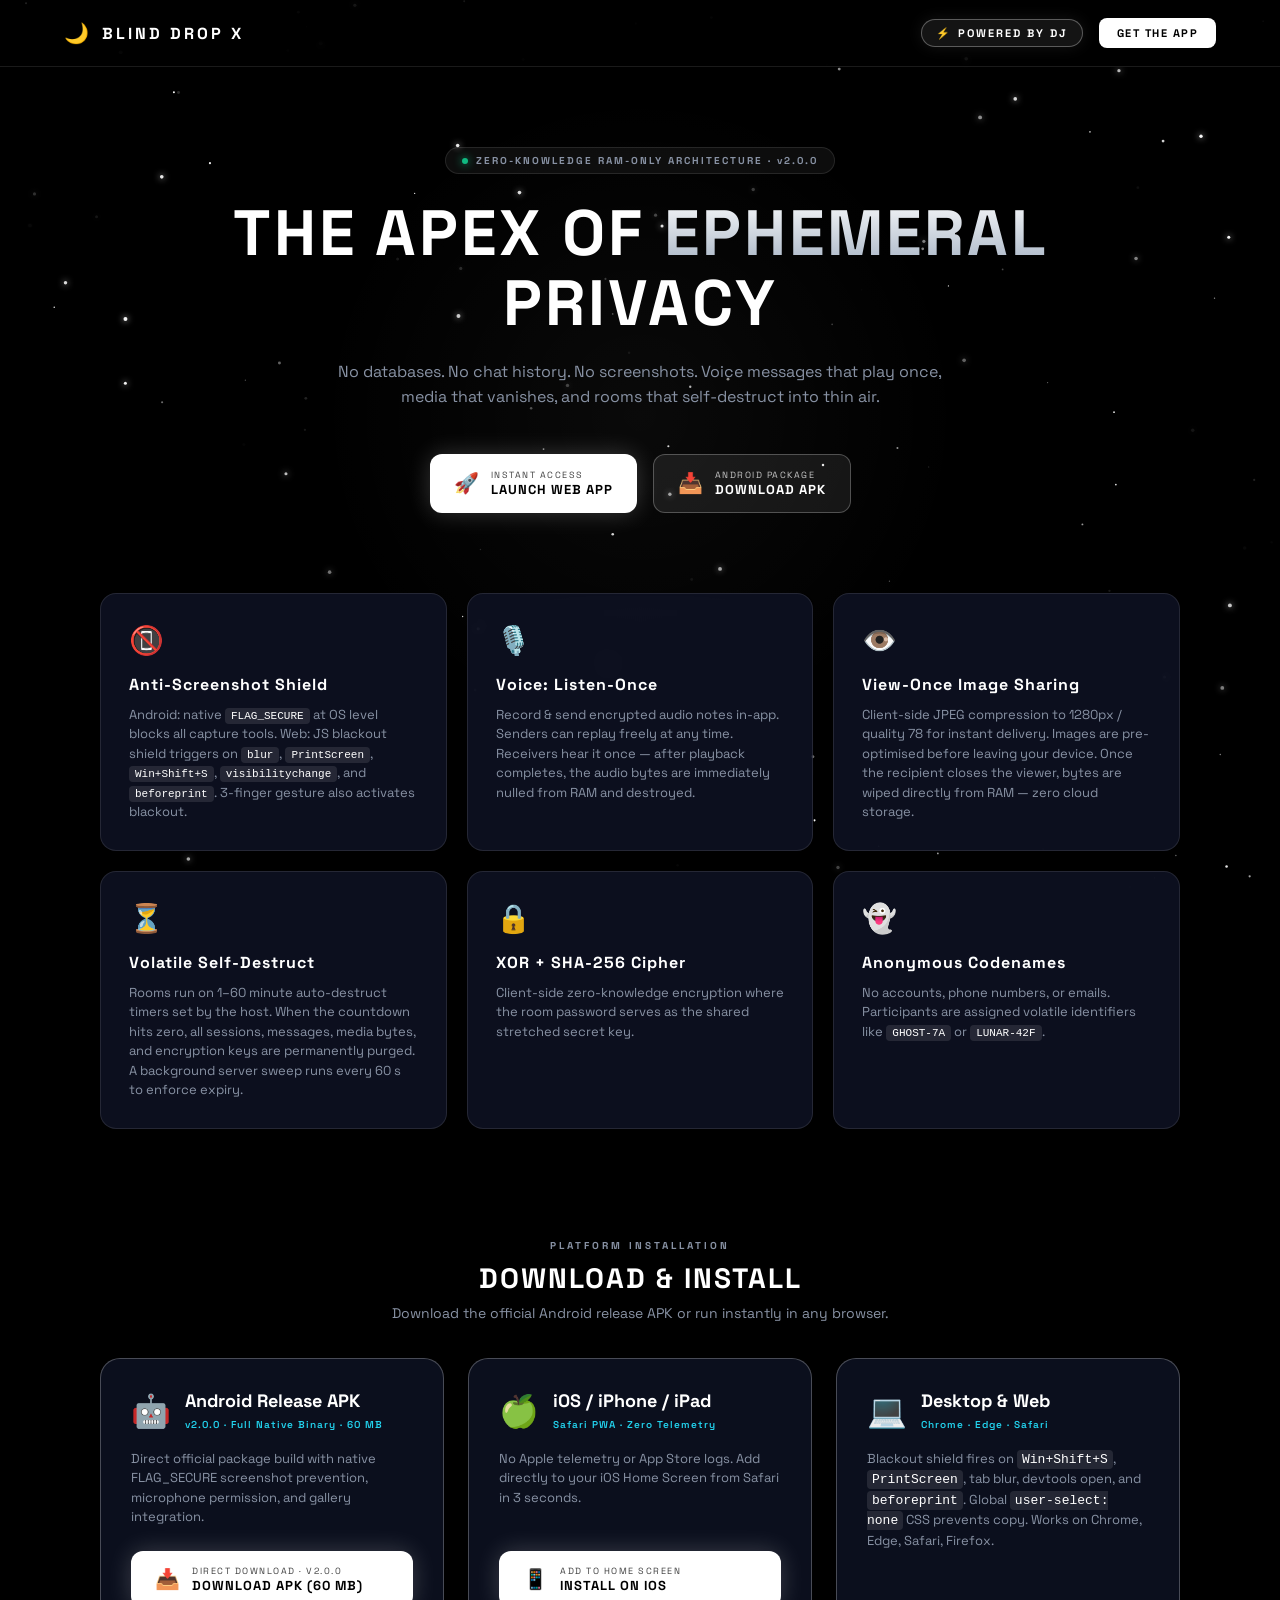
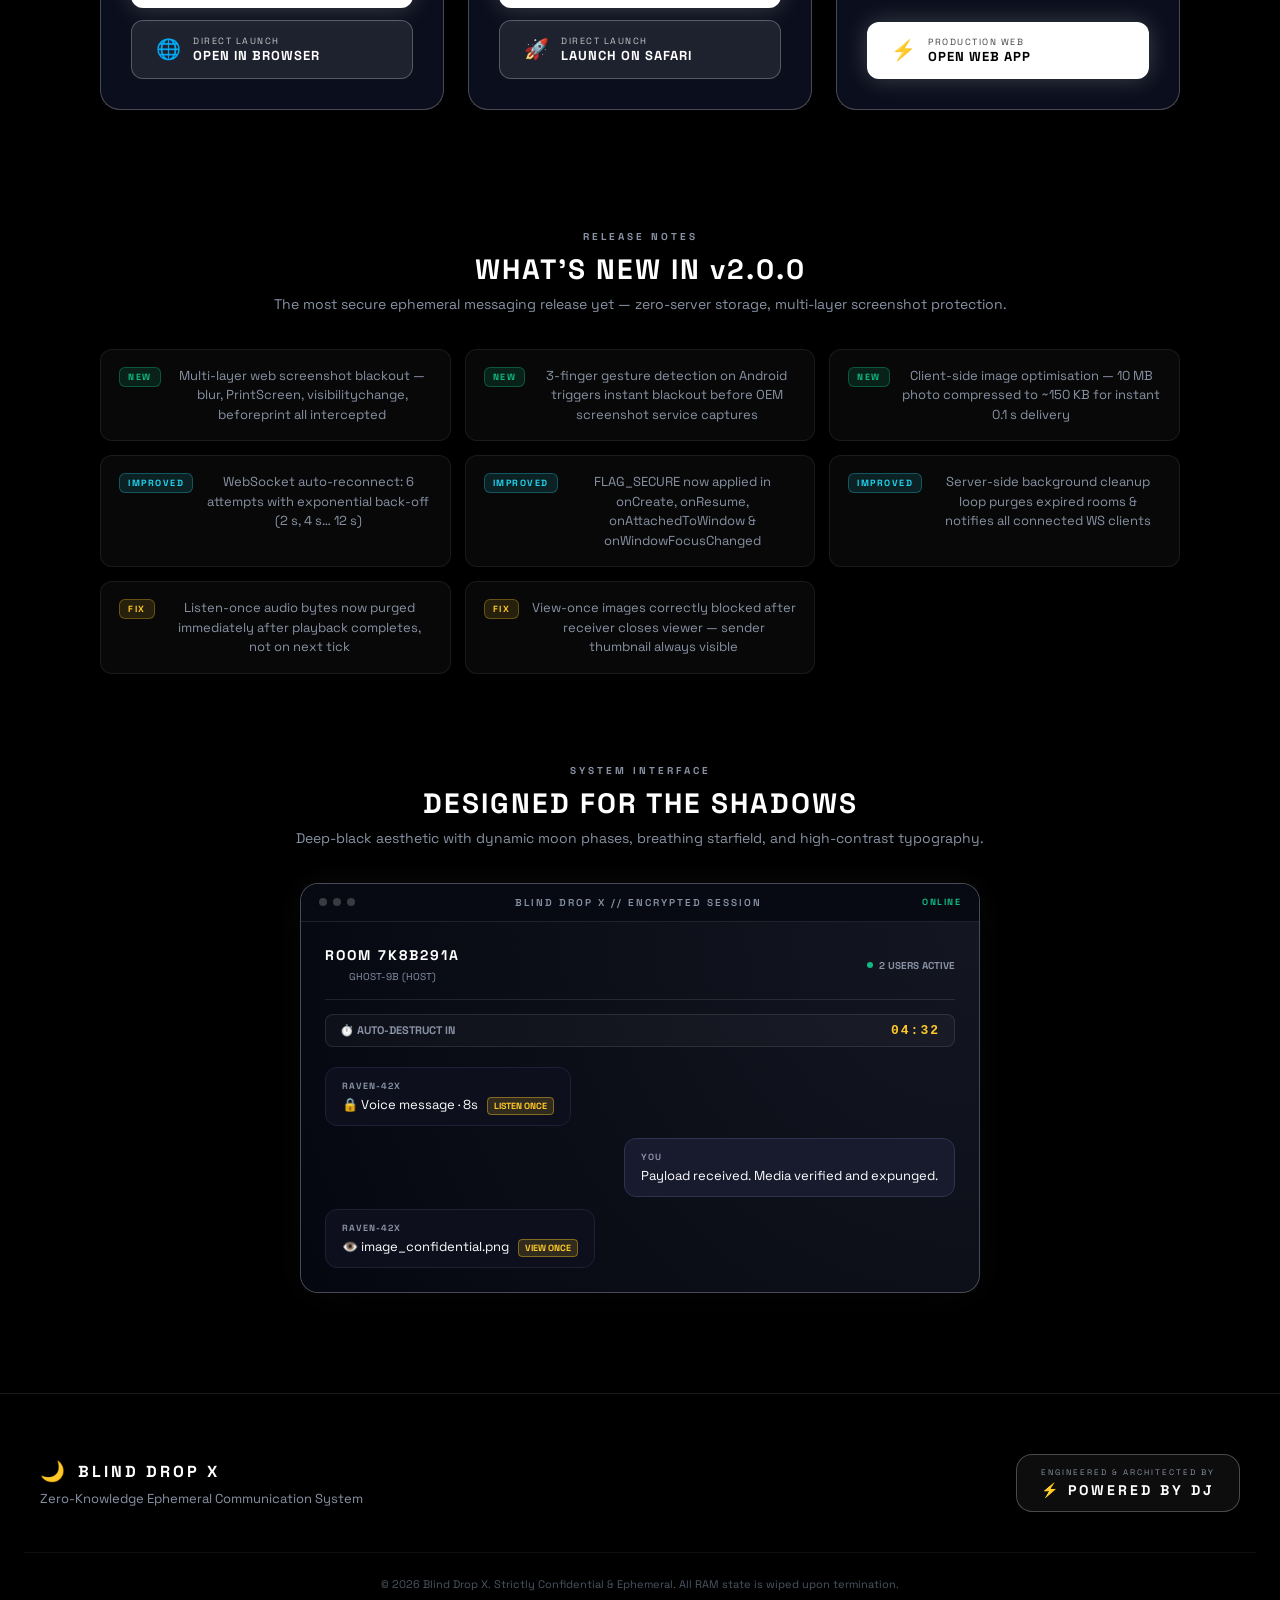
<file: index.html>
<!DOCTYPE html>
<html lang="en">
<head>
  <meta charset="UTF-8">
  <meta name="viewport" content="width=device-width, initial-scale=1.0">
  <title>Blind Drop X v2.0.0 — Zero-Knowledge Ephemeral Communication</title>
  <meta name="description" content="Blind Drop X v2.0.0 — The ultimate zero-knowledge ephemeral messaging app. No logs, anti-screenshot protection (Android FLAG_SECURE + web blackout), view-once media, listen-once voice, and self-destructing rooms.">
  <link rel="preconnect" href="https://fonts.googleapis.com">
  <link rel="preconnect" href="https://fonts.gstatic.com" crossorigin>
  <link href="https://fonts.googleapis.com/css2?family=Space+Grotesk:wght@300;400;500;600;700;800&display=swap" rel="stylesheet">
  <link rel="stylesheet" href="style.css">
</head>
<body>

  <!-- Animated Starry Sky Canvas -->
  <canvas id="starfield"></canvas>

  <!-- Ambient Glow -->
  <div class="ambient-glow"></div>

  <!-- Header / Navigation -->
  <header class="navbar">
    <div class="nav-container">
      <div class="logo">
        <span class="moon-icon">🌙</span>
        <span class="logo-text">BLIND DROP X</span>
      </div>
      <div class="nav-actions">
        <div class="dj-badge">
          <span class="bolt">⚡</span> POWERED BY DJ
        </div>
        <a href="#platforms" class="nav-btn">GET THE APP</a>
      </div>
    </div>
  </header>

  <!-- Main Hero Section -->
  <main class="hero">
    <div class="hero-container">

      <!-- Badge -->
      <div class="hero-badge">
        <span class="pulse-dot"></span> ZERO-KNOWLEDGE RAM-ONLY ARCHITECTURE · v2.0.0
      </div>

      <!-- Hero Heading -->
      <h1 class="hero-title">
        THE APEX OF <span class="gradient-text">EPHEMERAL</span> PRIVACY
      </h1>

      <p class="hero-desc">
        No databases. No chat history. No screenshots. Voice messages that play once, media that vanishes, and rooms that self-destruct into thin air.
      </p>

      <!-- Quick Action Buttons -->
      <div class="cta-group">
        <a href="/app/" target="_blank" class="btn btn-primary">
          <span class="btn-icon">🚀</span>
          <div class="btn-content">
            <span class="btn-sub">Instant Access</span>
            <span class="btn-main">LAUNCH WEB APP</span>
          </div>
        </a>

        <a href="#platforms" class="btn btn-secondary">
          <span class="btn-icon">📥</span>
          <div class="btn-content">
            <span class="btn-sub">Android Package</span>
            <span class="btn-main">DOWNLOAD APK</span>
          </div>
        </a>
      </div>

      <!-- Core Security Specs Grid -->
      <div class="features-grid">

        <div class="feature-card">
          <div class="card-icon">📵</div>
          <h3 class="card-title">Anti-Screenshot Shield</h3>
          <p class="card-desc">Android: native <code>FLAG_SECURE</code> at OS level blocks all capture tools. Web: JS blackout shield triggers on <code>blur</code>, <code>PrintScreen</code>, <code>Win+Shift+S</code>, <code>visibilitychange</code>, and <code>beforeprint</code>. 3-finger gesture also activates blackout.</p>
        </div>

        <div class="feature-card">
          <div class="card-icon">🎙️</div>
          <h3 class="card-title">Voice: Listen-Once</h3>
          <p class="card-desc">Record & send encrypted audio notes in-app. Senders can replay freely at any time. Receivers hear it once — after playback completes, the audio bytes are immediately nulled from RAM and destroyed.</p>
        </div>

        <div class="feature-card">
          <div class="card-icon">👁️</div>
          <h3 class="card-title">View-Once Image Sharing</h3>
          <p class="card-desc">Client-side JPEG compression to 1280px / quality 78 for instant delivery. Images are pre-optimised before leaving your device. Once the recipient closes the viewer, bytes are wiped directly from RAM — zero cloud storage.</p>
        </div>

        <div class="feature-card">
          <div class="card-icon">⏳</div>
          <h3 class="card-title">Volatile Self-Destruct</h3>
          <p class="card-desc">Rooms run on 1–60 minute auto-destruct timers set by the host. When the countdown hits zero, all sessions, messages, media bytes, and encryption keys are permanently purged. A background server sweep runs every 60 s to enforce expiry.</p>
        </div>

        <div class="feature-card">
          <div class="card-icon">🔒</div>
          <h3 class="card-title">XOR + SHA-256 Cipher</h3>
          <p class="card-desc">Client-side zero-knowledge encryption where the room password serves as the shared stretched secret key.</p>
        </div>

        <div class="feature-card">
          <div class="card-icon">👻</div>
          <h3 class="card-title">Anonymous Codenames</h3>
          <p class="card-desc">No accounts, phone numbers, or emails. Participants are assigned volatile identifiers like <code>GHOST-7A</code> or <code>LUNAR-42F</code>.</p>
        </div>

      </div>

      <!-- Platforms & Download Section -->
      <section id="platforms" class="platforms-section">
        <div class="preview-header">
          <span class="preview-tag">PLATFORM INSTALLATION</span>
          <h2>DOWNLOAD & INSTALL</h2>
          <p>Download the official Android release APK or run instantly in any browser.</p>
        </div>

        <div class="platforms-grid">

          <!-- Android Card -->
          <div class="platform-card">
            <div class="platform-header">
              <span class="platform-icon">🤖</span>
              <div class="platform-info">
                <h3>Android Release APK</h3>
                <span class="platform-badge">v2.0.0 · Full Native Binary · 60 MB</span>
              </div>
            </div>
            <p class="platform-desc">
              Direct official package build with native FLAG_SECURE screenshot prevention, microphone permission, and gallery integration.
            </p>
            <div class="platform-actions">
              <a href="downloads/BlindDropX-v2.0.0.apk" download="BlindDropX-v2.0.0.apk" class="btn btn-primary btn-full" id="downloadApkBtn">
                <span class="btn-icon">📥</span>
                <div class="btn-content">
                  <span class="btn-sub">Direct Download · v2.0.0</span>
                  <span class="btn-main">DOWNLOAD APK (60 MB)</span>
                </div>
              </a>
              <a href="/app/" target="_blank" class="btn btn-secondary btn-full">
                <span class="btn-icon">🌐</span>
                <div class="btn-content">
                  <span class="btn-sub">Direct Launch</span>
                  <span class="btn-main">OPEN IN BROWSER</span>
                </div>
              </a>
            </div>
          </div>

          <!-- iOS Card -->
          <div class="platform-card">
            <div class="platform-header">
              <span class="platform-icon">🍏</span>
              <div class="platform-info">
                <h3>iOS / iPhone / iPad</h3>
                <span class="platform-badge">Safari PWA · Zero Telemetry</span>
              </div>
            </div>
            <p class="platform-desc">
              No Apple telemetry or App Store logs. Add directly to your iOS Home Screen from Safari in 3 seconds.
            </p>
            <div class="platform-actions">
              <button id="iosInstallBtn" class="btn btn-primary btn-full">
                <span class="btn-icon">📱</span>
                <div class="btn-content">
                  <span class="btn-sub">Add to Home Screen</span>
                  <span class="btn-main">INSTALL ON IOS</span>
                </div>
              </button>
              <a href="/app/" target="_blank" class="btn btn-secondary btn-full">
                <span class="btn-icon">🚀</span>
                <div class="btn-content">
                  <span class="btn-sub">Direct Launch</span>
                  <span class="btn-main">LAUNCH ON SAFARI</span>
                </div>
              </a>
            </div>
          </div>

          <!-- Desktop / Web Card -->
          <div class="platform-card">
            <div class="platform-header">
              <span class="platform-icon">💻</span>
              <div class="platform-info">
                <h3>Desktop & Web</h3>
                <span class="platform-badge">Chrome · Edge · Safari</span>
              </div>
            </div>
            <p class="platform-desc">
              Blackout shield fires on <code>Win+Shift+S</code>, <code>PrintScreen</code>, tab blur, devtools open, and <code>beforeprint</code>. Global <code>user-select: none</code> CSS prevents copy. Works on Chrome, Edge, Safari, Firefox.
            </p>
            <div class="platform-actions">
              <a href="/app/" target="_blank" class="btn btn-primary btn-full">
                <span class="btn-icon">⚡</span>
                <div class="btn-content">
                  <span class="btn-sub">Production Web</span>
                  <span class="btn-main">OPEN WEB APP</span>
                </div>
              </a>
            </div>
          </div>

        </div>
      </section>

      <!-- What's New in v2.0.0 -->
      <section class="changelog-section">
        <div class="preview-header">
          <span class="preview-tag">RELEASE NOTES</span>
          <h2>WHAT'S NEW IN v2.0.0</h2>
          <p>The most secure ephemeral messaging release yet — zero-server storage, multi-layer screenshot protection.</p>
        </div>
        <div class="changelog-grid">
          <div class="changelog-item">
            <span class="changelog-tag new">NEW</span>
            <span class="changelog-text">Multi-layer web screenshot blackout — blur, PrintScreen, visibilitychange, beforeprint all intercepted</span>
          </div>
          <div class="changelog-item">
            <span class="changelog-tag new">NEW</span>
            <span class="changelog-text">3-finger gesture detection on Android triggers instant blackout before OEM screenshot service captures</span>
          </div>
          <div class="changelog-item">
            <span class="changelog-tag new">NEW</span>
            <span class="changelog-text">Client-side image optimisation — 10 MB photo compressed to ~150 KB for instant 0.1 s delivery</span>
          </div>
          <div class="changelog-item">
            <span class="changelog-tag improved">IMPROVED</span>
            <span class="changelog-text">WebSocket auto-reconnect: 6 attempts with exponential back-off (2 s, 4 s… 12 s)</span>
          </div>
          <div class="changelog-item">
            <span class="changelog-tag improved">IMPROVED</span>
            <span class="changelog-text">FLAG_SECURE now applied in onCreate, onResume, onAttachedToWindow & onWindowFocusChanged</span>
          </div>
          <div class="changelog-item">
            <span class="changelog-tag improved">IMPROVED</span>
            <span class="changelog-text">Server-side background cleanup loop purges expired rooms & notifies all connected WS clients</span>
          </div>
          <div class="changelog-item">
            <span class="changelog-tag fix">FIX</span>
            <span class="changelog-text">Listen-once audio bytes now purged immediately after playback completes, not on next tick</span>
          </div>
          <div class="changelog-item">
            <span class="changelog-tag fix">FIX</span>
            <span class="changelog-text">View-once images correctly blocked after receiver closes viewer — sender thumbnail always visible</span>
          </div>
        </div>
      </section>

      <!-- App Interface Preview Showcase -->
      <div class="preview-section">
        <div class="preview-header">
          <span class="preview-tag">SYSTEM INTERFACE</span>
          <h2>DESIGNED FOR THE SHADOWS</h2>
          <p>Deep-black aesthetic with dynamic moon phases, breathing starfield, and high-contrast typography.</p>
        </div>

        <div class="mockup-frame">
          <div class="mockup-top-bar">
            <div class="mockup-dots">
              <span></span><span></span><span></span>
            </div>
            <div class="mockup-url">BLIND DROP X // ENCRYPTED SESSION</div>
            <div class="mockup-badge">ONLINE</div>
          </div>
          <div class="mockup-screen">
            <div class="mockup-appbar">
              <div class="room-indicator">
                <span class="room-title">ROOM 7K8B291A</span>
                <span class="room-sub">GHOST-9B (HOST)</span>
              </div>
              <div class="room-status">
                <span class="status-dot"></span> 2 USERS ACTIVE
              </div>
            </div>

            <div class="mockup-timer-bar">
              <span>⏱️ AUTO-DESTRUCT IN</span>
              <span class="timer-digits">04:32</span>
            </div>

            <div class="mockup-chat">
              <div class="chat-bubble bubble-them">
                <span class="bubble-sender">RAVEN-42X</span>
                <div class="bubble-body">🔒 Voice message · 8s <span class="badge-amber">LISTEN ONCE</span></div>
              </div>

              <div class="chat-bubble bubble-me">
                <span class="bubble-sender">YOU</span>
                <div class="bubble-body">Payload received. Media verified and expunged.</div>
              </div>

              <div class="chat-bubble bubble-them">
                <span class="bubble-sender">RAVEN-42X</span>
                <div class="bubble-body">👁️ image_confidential.png <span class="badge-amber">VIEW ONCE</span></div>
              </div>
            </div>
          </div>
        </div>
      </div>

    </div>
  </main>

  <!-- iOS Installation Modal -->
  <div id="iosModal" class="modal">
    <div class="modal-content">
      <div class="modal-header">
        <h3>🍏 Install Blind Drop X on iPhone/iPad</h3>
        <button class="modal-close" id="closeIosModal">&times;</button>
      </div>
      <div class="modal-body">
        <p>iOS doesn't require any app store download. You can install it directly to your home screen:</p>
        <ol class="steps-list">
          <li>Open Safari on your iPhone or iPad.</li>
          <li>Navigate to: <code>https://blind-drop-x.vercel.app</code></li>
          <li>Tap the <strong>Share</strong> button (box with an arrow pointing up) at the bottom.</li>
          <li>Scroll down and tap <strong>"Add to Home Screen"</strong>.</li>
          <li>Launch the app from your home screen for full-screen immersive mode with hardware security!</li>
        </ol>
        <a href="https://blind-drop-x.vercel.app" target="_blank" class="btn btn-primary" style="width: 100%; justify-content: center; margin-top: 16px;">
          OPEN & INSTALL ON SAFARI NOW
        </a>
      </div>
    </div>
  </div>

      <!-- Footer -->
  <footer class="footer">
    <div class="footer-container">
      <div class="footer-brand">
        <div class="logo">
          <span class="moon-icon">🌙</span>
          <span class="logo-text">BLIND DROP X</span>
        </div>
        <p>Zero-Knowledge Ephemeral Communication System</p>
      </div>

      <div class="dj-signature">
        <div class="dj-card">
          <span class="dj-title">ENGINEERED & ARCHITECTED BY</span>
          <span class="dj-name">⚡ POWERED BY DJ</span>
        </div>
      </div>
    </div>
    <div class="footer-bottom">
      <p>&copy; 2026 Blind Drop X. Strictly Confidential & Ephemeral. All RAM state is wiped upon termination.</p>
    </div>
  </footer>

  <script src="app.js"></script>
</body>
</html>
</file>
<file: style.css>
:root {
  --bg-black: #000000;
  --bg-deep: #050710;
  --bg-card: rgba(17, 21, 40, 0.75);
  --border-subtle: rgba(255, 255, 255, 0.1);
  --border-glow: rgba(255, 255, 255, 0.25);
  --text-main: #FFFFFF;
  --text-dim: #8892A4;
  --text-faint: #4B5563;
  --accent-amber: #FFCA28;
  --accent-cyan: #22D3EE;
  --accent-emerald: #10B981;
}

* {
  margin: 0;
  padding: 0;
  box-sizing: border-box;
}

html {
  scroll-behavior: smooth;
}

body {
  background-color: var(--bg-black);
  color: var(--text-main);
  font-family: 'Space Grotesk', -apple-system, sans-serif;
  overflow-x: hidden;
  position: relative;
  min-height: 100vh;
}

/* Starfield Background */
#starfield {
  position: fixed;
  top: 0;
  left: 0;
  width: 100vw;
  height: 100vh;
  z-index: -2;
  pointer-events: none;
}

.ambient-glow {
  position: fixed;
  top: 10%;
  left: 50%;
  transform: translateX(-50%);
  width: 650px;
  height: 650px;
  background: radial-gradient(circle, rgba(255, 255, 255, 0.04) 0%, rgba(0, 0, 0, 0) 70%);
  z-index: -1;
  pointer-events: none;
}

/* Navbar */
.navbar {
  position: sticky;
  top: 0;
  z-index: 100;
  backdrop-filter: blur(16px);
  -webkit-backdrop-filter: blur(16px);
  background: rgba(0, 0, 0, 0.7);
  border-bottom: 1px solid var(--border-subtle);
  padding: 18px 0;
}

.nav-container {
  max-width: 1200px;
  margin: 0 auto;
  padding: 0 24px;
  display: flex;
  justify-content: space-between;
  align-items: center;
}

.logo {
  display: flex;
  align-items: center;
  gap: 10px;
  font-size: 16px;
  font-weight: 800;
  letter-spacing: 3px;
}

.moon-icon {
  font-size: 20px;
}

.nav-actions {
  display: flex;
  align-items: center;
  gap: 16px;
}

.dj-badge {
  display: inline-flex;
  align-items: center;
  gap: 6px;
  padding: 6px 14px;
  background: rgba(255, 255, 255, 0.08);
  border: 1px solid rgba(255, 255, 255, 0.3);
  border-radius: 20px;
  font-size: 11px;
  font-weight: 800;
  letter-spacing: 2px;
  color: #FFF;
  box-shadow: 0 0 15px rgba(255, 255, 255, 0.08);
}

.bolt {
  color: #FFF;
}

.nav-btn {
  padding: 8px 18px;
  background: #FFF;
  color: #000;
  font-size: 11px;
  font-weight: 800;
  letter-spacing: 1.5px;
  text-decoration: none;
  border-radius: 8px;
  transition: all 0.2s ease;
}

.nav-btn:hover {
  background: #E2E8F0;
  transform: translateY(-2px);
}

/* Hero Section */
.hero {
  padding: 80px 24px 100px;
}

.hero-container {
  max-width: 1080px;
  margin: 0 auto;
  text-align: center;
}

.hero-badge {
  display: inline-flex;
  align-items: center;
  gap: 8px;
  padding: 6px 16px;
  background: rgba(255, 255, 255, 0.05);
  border: 1px solid var(--border-subtle);
  border-radius: 30px;
  font-size: 10px;
  letter-spacing: 2px;
  font-weight: 700;
  color: var(--text-dim);
  margin-bottom: 24px;
}

.pulse-dot {
  width: 6px;
  height: 6px;
  background: var(--accent-emerald);
  border-radius: 50%;
  box-shadow: 0 0 8px var(--accent-emerald);
}

.hero-title {
  font-size: clamp(32px, 6vw, 64px);
  font-weight: 800;
  line-height: 1.1;
  letter-spacing: 3px;
  margin-bottom: 20px;
}

.gradient-text {
  background: linear-gradient(180deg, #FFFFFF 0%, #A0AEC0 100%);
  -webkit-background-clip: text;
  -webkit-text-fill-color: transparent;
}

.hero-desc {
  font-size: 16px;
  line-height: 1.6;
  color: var(--text-dim);
  max-width: 640px;
  margin: 0 auto 44px;
}

/* CTA Group */
.cta-group {
  display: flex;
  flex-wrap: wrap;
  justify-content: center;
  gap: 16px;
  margin-bottom: 80px;
}

.btn {
  display: inline-flex;
  align-items: center;
  gap: 12px;
  padding: 14px 24px;
  border-radius: 12px;
  text-decoration: none;
  font-family: inherit;
  cursor: pointer;
  transition: all 0.25s cubic-bezier(0.16, 1, 0.3, 1);
  border: none;
  text-align: left;
}

.btn-full {
  width: 100%;
  justify-content: flex-start;
}

.btn-icon {
  font-size: 20px;
}

.btn-content {
  display: flex;
  flex-direction: column;
}

.btn-sub {
  font-size: 9px;
  letter-spacing: 1.5px;
  text-transform: uppercase;
  opacity: 0.75;
}

.btn-main {
  font-size: 13px;
  font-weight: 800;
  letter-spacing: 1px;
}

.btn-primary {
  background: #FFFFFF;
  color: #000000;
  box-shadow: 0 0 24px rgba(255, 255, 255, 0.2);
}

.btn-primary:hover {
  transform: translateY(-3px);
  box-shadow: 0 0 32px rgba(255, 255, 255, 0.4);
}

.btn-secondary {
  background: rgba(255, 255, 255, 0.08);
  color: #FFFFFF;
  border: 1px solid var(--border-glow);
}

.btn-secondary:hover {
  background: rgba(255, 255, 255, 0.15);
  transform: translateY(-3px);
}

/* Features Grid */
.features-grid {
  display: grid;
  grid-template-columns: repeat(auto-fit, minmax(300px, 1fr));
  gap: 20px;
  margin-bottom: 90px;
  text-align: left;
}

.feature-card {
  background: var(--bg-card);
  border: 1px solid var(--border-subtle);
  border-radius: 16px;
  padding: 28px;
  backdrop-filter: blur(12px);
  -webkit-backdrop-filter: blur(12px);
  transition: all 0.3s ease;
}

.feature-card:hover {
  border-color: var(--border-glow);
  transform: translateY(-4px);
  box-shadow: 0 10px 30px rgba(0, 0, 0, 0.5);
}

.card-icon {
  font-size: 28px;
  margin-bottom: 16px;
}

.card-title {
  font-size: 16px;
  font-weight: 700;
  letter-spacing: 1px;
  margin-bottom: 10px;
  color: #FFF;
}

.card-desc {
  font-size: 13px;
  line-height: 1.5;
  color: var(--text-dim);
}

.card-desc code {
  background: rgba(255, 255, 255, 0.1);
  padding: 2px 6px;
  border-radius: 4px;
  color: #FFF;
  font-size: 11px;
}

/* Platforms Section */
.platforms-section {
  margin-bottom: 100px;
  padding-top: 20px;
}

.platforms-grid {
  display: grid;
  grid-template-columns: repeat(auto-fit, minmax(300px, 1fr));
  gap: 24px;
  text-align: left;
  margin-top: 32px;
}

.platform-card {
  background: rgba(14, 18, 35, 0.85);
  border: 1px solid var(--border-glow);
  border-radius: 20px;
  padding: 30px;
  display: flex;
  flex-direction: column;
  backdrop-filter: blur(16px);
  -webkit-backdrop-filter: blur(16px);
  transition: all 0.3s ease;
}

.platform-card:hover {
  transform: translateY(-4px);
  box-shadow: 0 14px 40px rgba(0, 0, 0, 0.6);
  border-color: rgba(255, 255, 255, 0.4);
}

.platform-header {
  display: flex;
  align-items: center;
  gap: 14px;
  margin-bottom: 16px;
}

.platform-icon {
  font-size: 32px;
}

.platform-info h3 {
  font-size: 18px;
  font-weight: 800;
  color: #FFF;
}

.platform-badge {
  font-size: 10px;
  letter-spacing: 1px;
  color: var(--accent-cyan);
  font-weight: 600;
}

.platform-desc {
  font-size: 13px;
  line-height: 1.5;
  color: var(--text-dim);
  margin-bottom: 24px;
  flex-grow: 1;
}

.platform-desc code {
  background: rgba(255, 255, 255, 0.1);
  padding: 2px 5px;
  border-radius: 4px;
  color: #FFF;
}

.platform-actions {
  display: flex;
  flex-direction: column;
  gap: 12px;
}

/* App Interface Preview Showcase */
.preview-section {
  margin-top: 40px;
}

.preview-header {
  margin-bottom: 36px;
}

.preview-tag {
  font-size: 10px;
  font-weight: 800;
  letter-spacing: 3px;
  color: var(--text-dim);
  display: block;
  margin-bottom: 8px;
}

.preview-header h2 {
  font-size: 28px;
  font-weight: 800;
  letter-spacing: 2px;
  margin-bottom: 8px;
}

.preview-header p {
  color: var(--text-dim);
  font-size: 14px;
}

.mockup-frame {
  max-width: 680px;
  margin: 0 auto;
  background: #0C0E1A;
  border: 1px solid var(--border-glow);
  border-radius: 18px;
  overflow: hidden;
  box-shadow: 0 20px 60px rgba(0, 0, 0, 0.8), 0 0 40px rgba(255, 255, 255, 0.05);
}

.mockup-top-bar {
  background: #070913;
  padding: 12px 18px;
  display: flex;
  align-items: center;
  justify-content: space-between;
  border-bottom: 1px solid var(--border-subtle);
}

.mockup-dots {
  display: flex;
  gap: 6px;
}

.mockup-dots span {
  width: 8px;
  height: 8px;
  border-radius: 50%;
  background: rgba(255, 255, 255, 0.2);
}

.mockup-url {
  font-size: 10px;
  letter-spacing: 2px;
  color: var(--text-dim);
  font-weight: 600;
}

.mockup-badge {
  font-size: 9px;
  font-weight: 700;
  letter-spacing: 1.5px;
  color: var(--accent-emerald);
}

.mockup-screen {
  padding: 24px;
  background: radial-gradient(circle at top right, rgba(255, 255, 255, 0.03) 0%, #050710 100%);
}

.mockup-appbar {
  display: flex;
  justify-content: space-between;
  align-items: center;
  padding-bottom: 14px;
  border-bottom: 1px solid var(--border-subtle);
  margin-bottom: 14px;
}

.room-title {
  display: block;
  font-weight: 800;
  font-size: 14px;
  letter-spacing: 2px;
}

.room-sub {
  font-size: 10px;
  color: var(--text-dim);
}

.room-status {
  display: flex;
  align-items: center;
  gap: 6px;
  font-size: 10px;
  font-weight: 700;
  color: var(--text-dim);
}

.status-dot {
  width: 6px;
  height: 6px;
  background: var(--accent-emerald);
  border-radius: 50%;
}

.mockup-timer-bar {
  display: flex;
  justify-content: space-between;
  align-items: center;
  background: rgba(255, 255, 255, 0.03);
  border: 1px solid var(--border-subtle);
  padding: 8px 14px;
  border-radius: 8px;
  font-size: 11px;
  font-weight: 700;
  color: var(--text-dim);
  margin-bottom: 20px;
}

.timer-digits {
  color: var(--accent-amber);
  font-family: monospace;
  font-size: 13px;
  letter-spacing: 2px;
}

.mockup-chat {
  display: flex;
  flex-direction: column;
  gap: 12px;
  text-align: left;
}

.chat-bubble {
  max-width: 80%;
  padding: 12px 16px;
  border-radius: 12px;
  font-size: 13px;
}

.bubble-sender {
  display: block;
  font-size: 9px;
  font-weight: 700;
  letter-spacing: 1px;
  color: var(--text-dim);
  margin-bottom: 4px;
}

.bubble-them {
  align-self: flex-start;
  background: #0D0F1C;
  border: 1px solid #1E2136;
}

.bubble-me {
  align-self: flex-end;
  background: #181B2E;
  border: 1px solid #2E3350;
}

.badge-amber {
  background: rgba(255, 202, 40, 0.15);
  color: var(--accent-amber);
  border: 1px solid rgba(255, 202, 40, 0.4);
  padding: 2px 6px;
  border-radius: 4px;
  font-size: 9px;
  font-weight: 800;
  margin-left: 6px;
}

/* Modal */
.modal {
  display: none;
  position: fixed;
  top: 0;
  left: 0;
  width: 100vw;
  height: 100vh;
  background: rgba(0, 0, 0, 0.85);
  backdrop-filter: blur(8px);
  z-index: 1000;
  align-items: center;
  justify-content: center;
  padding: 20px;
}

.modal.active {
  display: flex;
}

.modal-content {
  background: #0E1122;
  border: 1px solid var(--border-glow);
  border-radius: 20px;
  max-width: 480px;
  width: 100%;
  padding: 28px;
  text-align: left;
  box-shadow: 0 20px 50px rgba(0, 0, 0, 0.9);
}

.modal-header {
  display: flex;
  justify-content: space-between;
  align-items: center;
  margin-bottom: 18px;
}

.modal-header h3 {
  font-size: 18px;
  font-weight: 800;
}

.modal-close {
  background: none;
  border: none;
  color: var(--text-dim);
  font-size: 24px;
  cursor: pointer;
}

.steps-list {
  margin: 16px 0 20px 20px;
  color: var(--text-dim);
  font-size: 13px;
  line-height: 1.7;
}

.steps-list code {
  background: rgba(255, 255, 255, 0.1);
  padding: 2px 6px;
  border-radius: 4px;
  color: #FFF;
}

/* Footer */
.footer {
  border-top: 1px solid var(--border-subtle);
  background: rgba(0, 0, 0, 0.8);
  padding: 60px 24px 30px;
}

.footer-container {
  max-width: 1200px;
  margin: 0 auto;
  display: flex;
  flex-wrap: wrap;
  justify-content: space-between;
  align-items: center;
  gap: 30px;
  margin-bottom: 40px;
}

.footer-brand p {
  color: var(--text-dim);
  font-size: 13px;
  margin-top: 6px;
}

.dj-card {
  padding: 12px 24px;
  background: rgba(255, 255, 255, 0.05);
  border: 1px solid var(--border-glow);
  border-radius: 16px;
  text-align: right;
}

.dj-title {
  display: block;
  font-size: 8px;
  letter-spacing: 2px;
  color: var(--text-dim);
}

.dj-name {
  display: block;
  font-size: 14px;
  font-weight: 800;
  letter-spacing: 3px;
  color: #FFF;
  margin-top: 4px;
}

.footer-bottom {
  text-align: center;
  font-size: 11px;
  color: var(--text-faint);
  border-top: 1px solid rgba(255, 255, 255, 0.05);
  padding-top: 24px;
}

/* Changelog Section */
.changelog-section {
  margin-bottom: 90px;
  padding-top: 20px;
}

.changelog-grid {
  display: grid;
  grid-template-columns: repeat(auto-fit, minmax(280px, 1fr));
  gap: 14px;
  margin-top: 28px;
}

.changelog-item {
  display: flex;
  align-items: flex-start;
  gap: 12px;
  background: rgba(255, 255, 255, 0.03);
  border: 1px solid rgba(255, 255, 255, 0.08);
  border-radius: 12px;
  padding: 16px 18px;
  transition: border-color 0.2s ease, background 0.2s ease;
}

.changelog-item:hover {
  border-color: rgba(255, 255, 255, 0.2);
  background: rgba(255, 255, 255, 0.05);
}

.changelog-tag {
  flex-shrink: 0;
  padding: 3px 8px;
  border-radius: 6px;
  font-size: 9px;
  font-weight: 800;
  letter-spacing: 1.5px;
  text-transform: uppercase;
  margin-top: 1px;
}

.changelog-tag.new {
  background: rgba(16, 185, 129, 0.15);
  color: var(--accent-emerald);
  border: 1px solid rgba(16, 185, 129, 0.35);
}

.changelog-tag.improved {
  background: rgba(34, 211, 238, 0.12);
  color: var(--accent-cyan);
  border: 1px solid rgba(34, 211, 238, 0.3);
}

.changelog-tag.fix {
  background: rgba(255, 202, 40, 0.12);
  color: var(--accent-amber);
  border: 1px solid rgba(255, 202, 40, 0.3);
}

.changelog-text {
  font-size: 13px;
  color: var(--text-dim);
  line-height: 1.5;
}

/* Responsive */
@media (max-width: 640px) {
  .nav-actions .dj-badge {
    display: none;
  }

  .features-grid {
    grid-template-columns: 1fr;
  }

  .platforms-grid {
    grid-template-columns: 1fr;
  }

  .changelog-grid {
    grid-template-columns: 1fr;
  }

  .hero-title {
    letter-spacing: 1px;
  }

  .cta-group {
    flex-direction: column;
    align-items: stretch;
  }

  .btn {
    width: 100%;
    justify-content: flex-start;
  }
}
</file>
